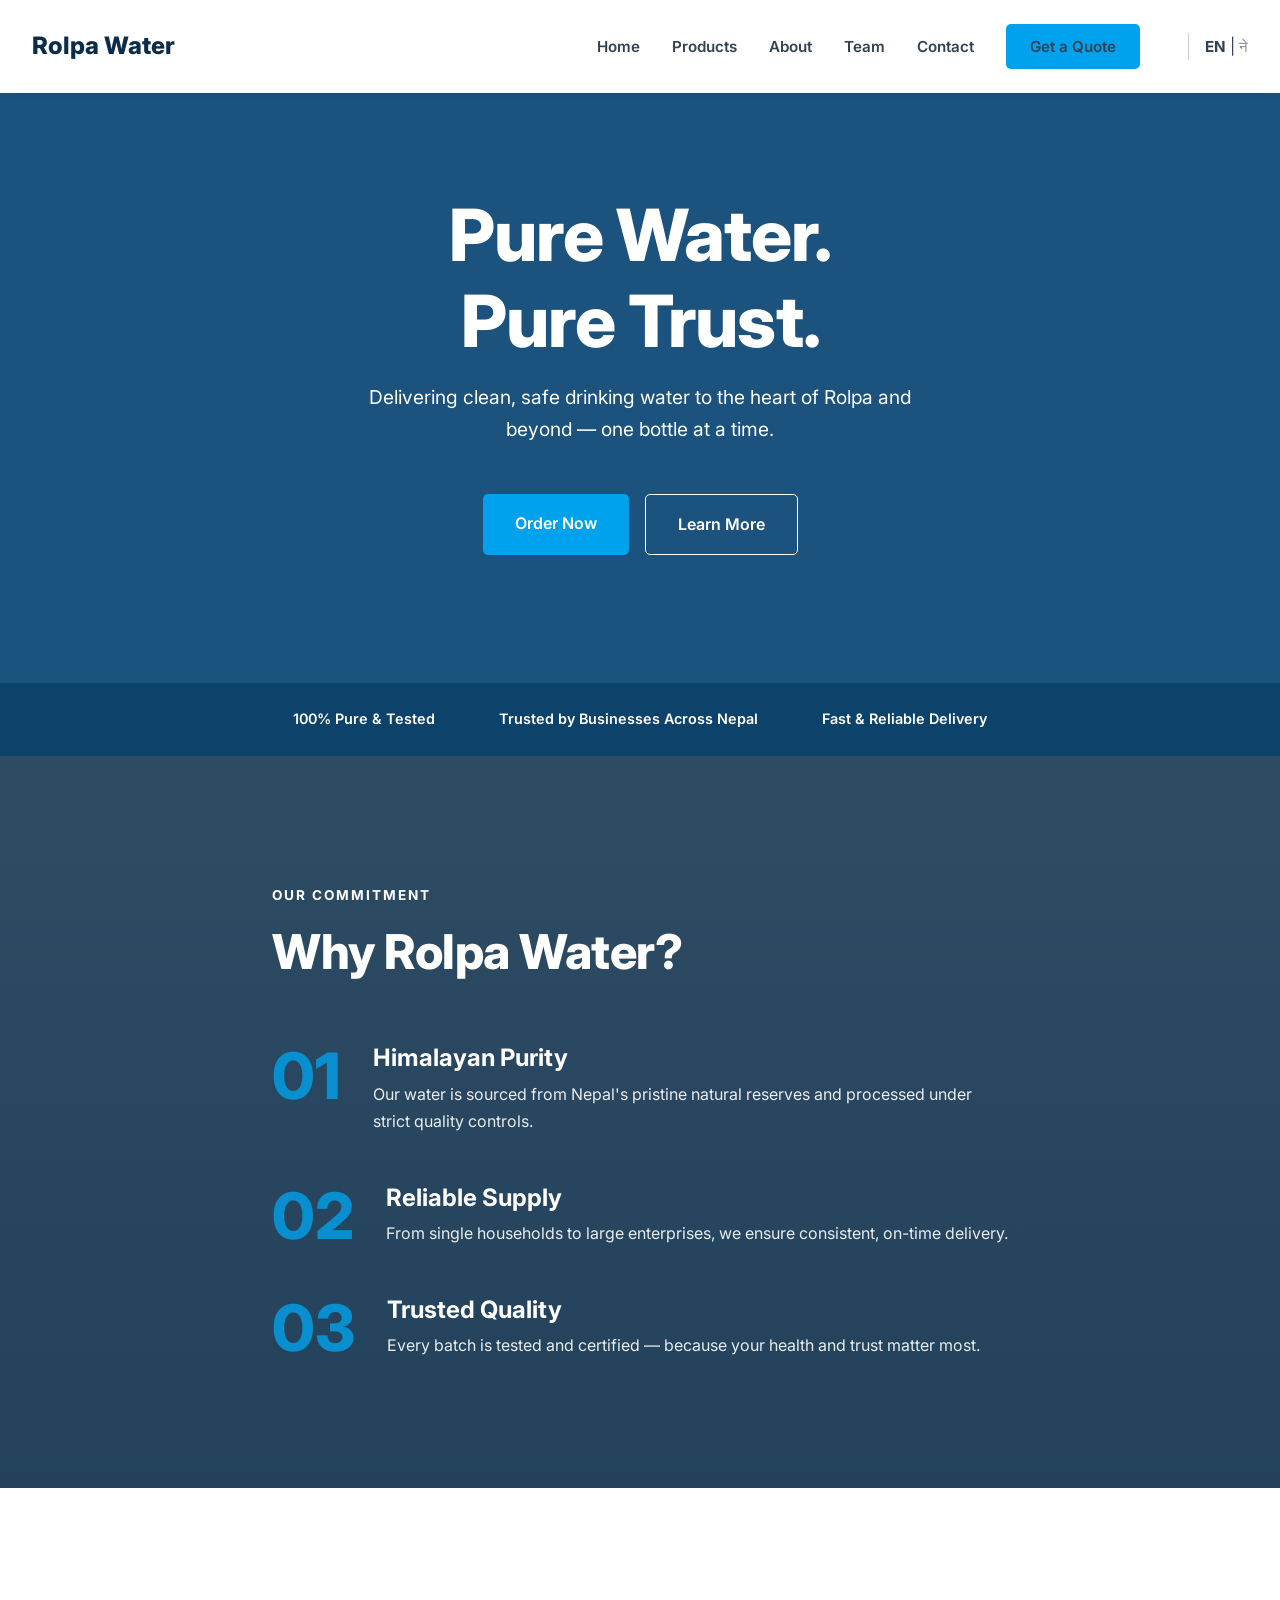
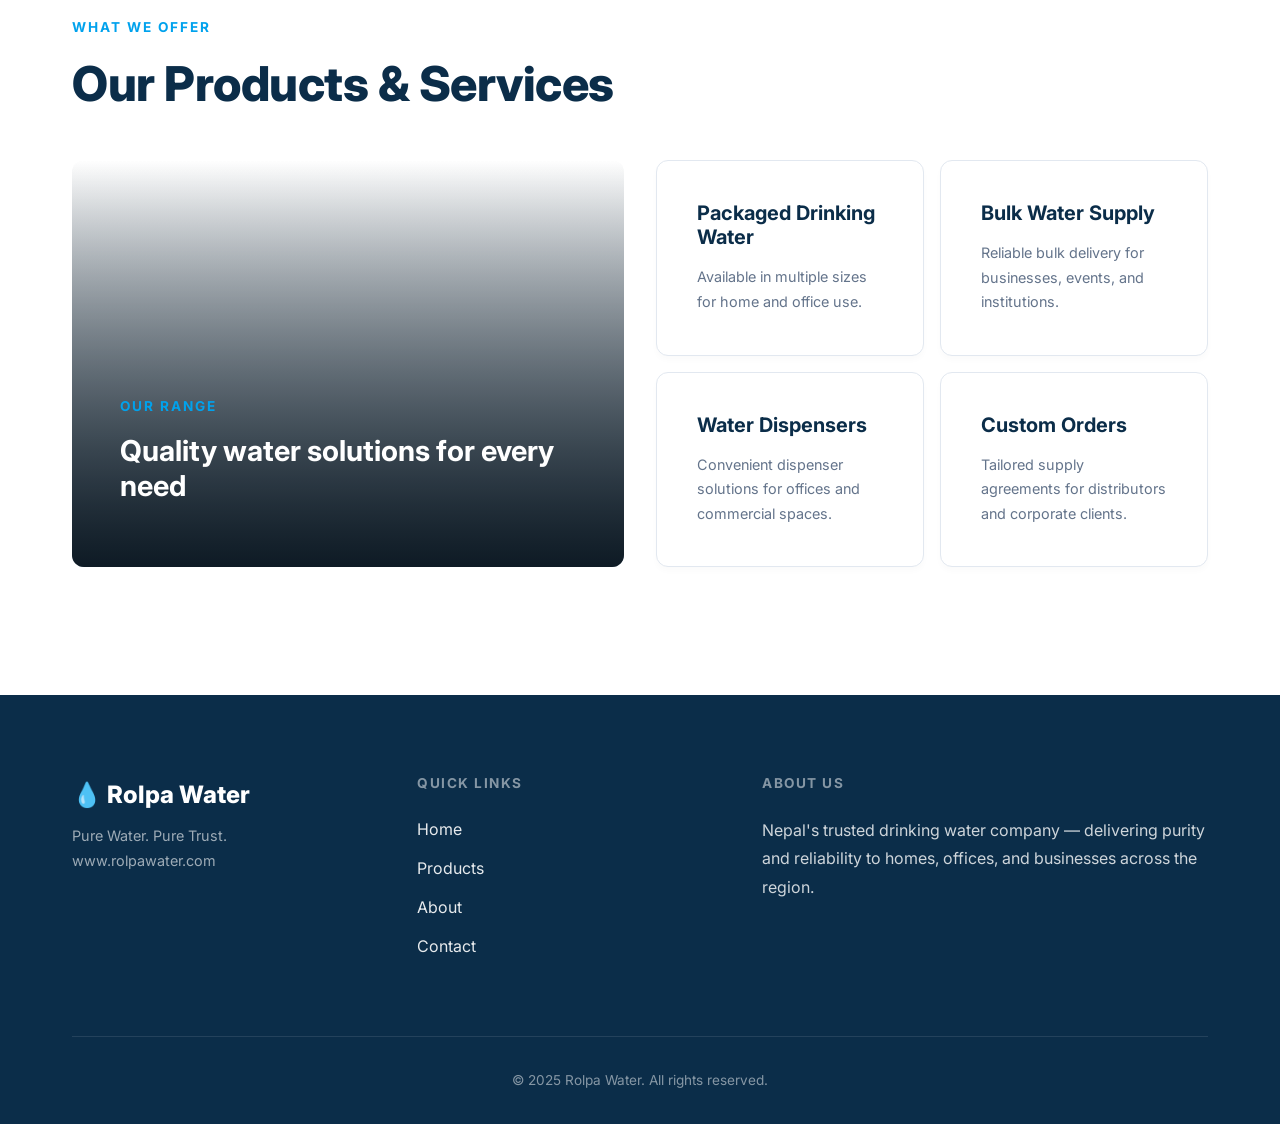
<file: index.html>
<!DOCTYPE html>
<html lang="en">
<head>
    <meta charset="UTF-8">
    <meta name="viewport" content="width=device-width, initial-scale=1.0">
    <title>Rolpa Water | Pure Hydration</title>
    <meta name="description" content="Rolpa Water offers premium, crystal clear bottled water with unparalleled purity.">
    <link rel="stylesheet" href="styles.css">
    <link href="https://fonts.googleapis.com/css2?family=Inter:ital,wght@0,300;0,400;0,600;0,700;0,800;1,400;1,600&display=swap" rel="stylesheet">
</head>
<body>
    <nav class="navbar">
        <div class="logo">Rolpa Water</div>
        <ul class="nav-links">
            <li><a href="index.html" data-i18n="nav_home">Home</a></li>
            <li><a href="products.html" data-i18n="nav_products">Products</a></li>
            <li><a href="about.html" data-i18n="nav_about">About</a></li>
            <li><a href="about.html#team" data-i18n="nav_team">Team</a></li>
            <li><a href="contact.html" data-i18n="nav_contact">Contact</a></li>
            <li><a href="contact.html" class="btn-primary" data-i18n="nav_quote" style="padding: 0.6rem 1.5rem;">Get a Quote</a></li>
            <li class="lang-switch" style="margin-left: 1rem; border-left: 1px solid #ccc; padding-left: 1rem;">
                <a href="#" class="lang-btn" data-lang="en" style="text-decoration: none; color: inherit; font-weight: bold;">EN</a> |
                <a href="#" class="lang-btn" data-lang="ne" style="text-decoration: none; color: inherit; opacity: 0.6;">ने</a>
            </li>
        </ul>
    </nav>

    <!-- Hero Section -->
    <header class="hero-slate">
        <div class="container">
            <h1 class="scroll-animate" data-i18n="hero_title">Pure Water.<br>Pure Trust.</h1>
            <p class="scroll-animate delay-1" data-i18n="hero_sub">Delivering clean, safe drinking water to the heart of Rolpa and beyond — one bottle at a time.</p>
            <div class="hero-actions scroll-animate delay-2">
                <a href="products.html" class="btn-primary" data-i18n="hero_btn_primary">Order Now</a>
                <a href="about.html" class="btn-secondary" data-i18n="hero_btn_secondary">Learn More</a>
            </div>
        </div>
    </header>

    <!-- Trust Banner -->
    <div class="trust-banner">
        <div data-i18n="trust_banner_1">100% Pure & Tested</div>
        <div data-i18n="trust_banner_2">Trusted by Businesses Across Nepal</div>
        <div data-i18n="trust_banner_3">Fast & Reliable Delivery</div>
    </div>

    <!-- Commitment Section ("Why Rolpa Water?") -->
    <section class="section commitment-section">
        <div class="container" style="max-width: 800px; margin: 0 auto;">
            <span class="section-label scroll-animate" data-i18n="commitment_lbl">OUR COMMITMENT</span>
            <h2 class="scroll-animate delay-1" data-i18n="commitment_heading">Why Rolpa Water?</h2>
            
            <div class="feat-list">
                <div class="feat-item scroll-animate">
                    <div class="feat-num" data-i18n="comm_1_num">01</div>
                    <div class="feat-text">
                        <h3 data-i18n="comm_1_ttl">Himalayan Purity</h3>
                        <p data-i18n="comm_1_desc" style="opacity: 0.9;">Our water is sourced from Nepal's pristine natural reserves and processed under strict quality controls.</p>
                    </div>
                </div>
                <div class="feat-item scroll-animate delay-1">
                    <div class="feat-num" data-i18n="comm_2_num">02</div>
                    <div class="feat-text">
                        <h3 data-i18n="comm_2_ttl">Reliable Supply</h3>
                        <p data-i18n="comm_2_desc" style="opacity: 0.9;">From single households to large enterprises, we ensure consistent, on-time delivery.</p>
                    </div>
                </div>
                <div class="feat-item scroll-animate delay-2">
                    <div class="feat-num" data-i18n="comm_3_num">03</div>
                    <div class="feat-text">
                        <h3 data-i18n="comm_3_ttl">Trusted Quality</h3>
                        <p data-i18n="comm_3_desc" style="opacity: 0.9;">Every batch is tested and certified — because your health and trust matter most.</p>
                    </div>
                </div>
            </div>
        </div>
    </section>

    <!-- Products & Services -->
    <section class="section bg-white">
        <div class="container">
            <span class="section-label scroll-animate" data-i18n="products_lbl">WHAT WE OFFER</span>
            <h2 class="scroll-animate delay-1" data-i18n="products_heading">Our Products & Services</h2>
            
            <div class="products-layout">
                <!-- Large Image Box -->
                <div class="product-hero-card scroll-animate" style="background: linear-gradient(to top, rgba(11,45,73,0.9), transparent), url('https://images.unsplash.com/photo-1548839140-29a749e1bc4e?q=80&w=600') center/cover;">
                    <div class="product-hero-content">
                        <span class="section-label" style="color: var(--primary);" data-i18n="prod_left_lbl">OUR RANGE</span>
                        <h3 style="color: white; font-weight: 700; font-size: 1.8rem;" data-i18n="prod_left_ttl">Quality water solutions for every need</h3>
                    </div>
                </div>
                
                <!-- 4 Cards -->
                <div class="product-cards-grid">
                    <div class="prod-card scroll-animate delay-1">
                        <h3 data-i18n="prod_1_ttl">Packaged Drinking Water</h3>
                        <p data-i18n="prod_1_desc">Available in multiple sizes for home and office use.</p>
                    </div>
                    <div class="prod-card scroll-animate delay-2">
                        <h3 data-i18n="prod_2_ttl">Bulk Water Supply</h3>
                        <p data-i18n="prod_2_desc">Reliable bulk delivery for businesses, events, and institutions.</p>
                    </div>
                    <div class="prod-card scroll-animate delay-1">
                        <h3 data-i18n="prod_3_ttl">Water Dispensers</h3>
                        <p data-i18n="prod_3_desc">Convenient dispenser solutions for offices and commercial spaces.</p>
                    </div>
                    <div class="prod-card scroll-animate delay-2">
                        <h3 data-i18n="prod_4_ttl">Custom Orders</h3>
                        <p data-i18n="prod_4_desc">Tailored supply agreements for distributors and corporate clients.</p>
                    </div>
                </div>
            </div>
        </div>
    </section>

    <!-- Advanced Footer -->
    <footer class="footer-dark">
        <div class="container">
            <div class="footer-grid">
                <!-- Col 1 -->
                <div class="footer-col">
                    <div class="footer-logo">💧 Rolpa Water</div>
                    <p class="footer-slogan" data-i18n="footer_slogan">Pure Water. Pure Trust. www.rolpawater.com</p>
                </div>
                <!-- Col 2 -->
                <div class="footer-col">
                    <h4 data-i18n="footer_links_lbl">QUICK LINKS</h4>
                    <ul class="footer-links">
                        <li><a href="index.html" data-i18n="nav_home">Home</a></li>
                        <li><a href="products.html" data-i18n="nav_products">Products</a></li>
                        <li><a href="about.html" data-i18n="nav_about">About</a></li>
                        <li><a href="contact.html" data-i18n="nav_contact">Contact</a></li>
                    </ul>
                </div>
                <!-- Col 3 -->
                <div class="footer-col">
                    <h4 data-i18n="footer_about_lbl">ABOUT US</h4>
                    <p class="footer-about" data-i18n="footer_about_txt">Nepal's trusted drinking water company — delivering purity and reliability to homes, offices, and businesses across the region.</p>
                </div>
            </div>
            <div class="footer-bottom" data-i18n="footer_copy">
                &copy; 2025 Rolpa Water. All rights reserved.
            </div>
        </div>
    </footer>

    <script src="script.js"></script>
</body>
</html>
</file>
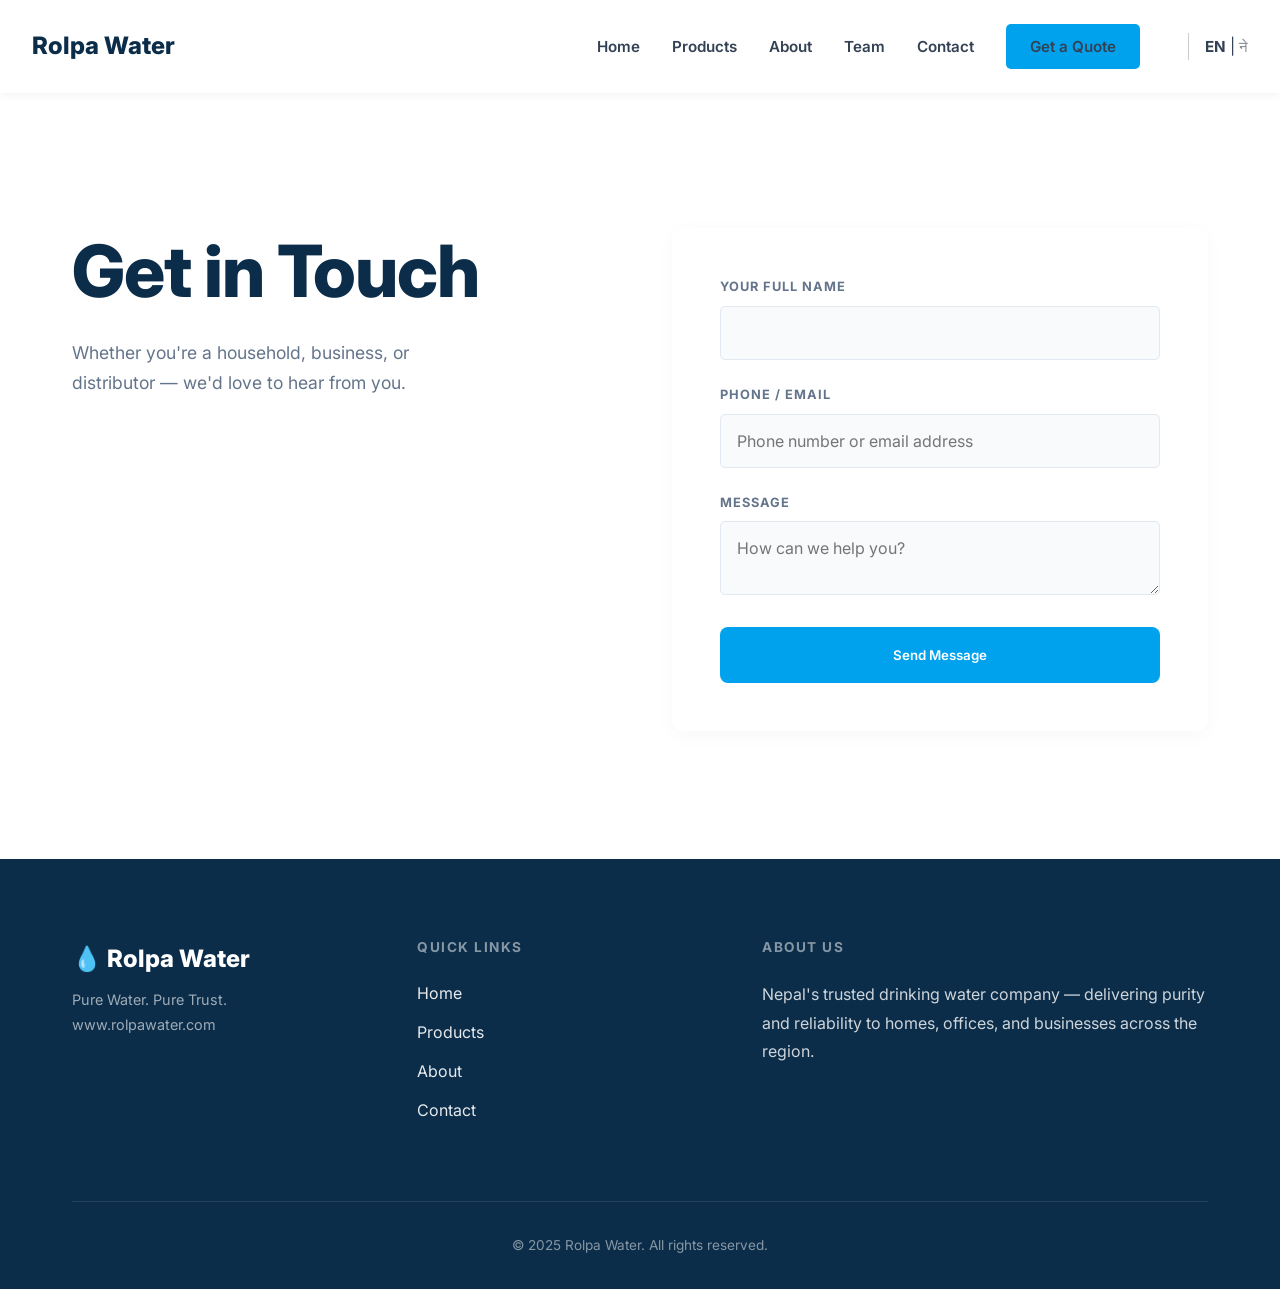
<file: contact.html>
<!DOCTYPE html>
<html lang="en">
<head>
    <meta charset="UTF-8">
    <meta name="viewport" content="width=device-width, initial-scale=1.0">
    <title>Contact Us | Rolpa Water</title>
    <link rel="stylesheet" href="styles.css">
    <link href="https://fonts.googleapis.com/css2?family=Inter:ital,wght@0,300;0,400;0,600;0,700;0,800;1,400;1,600&display=swap" rel="stylesheet">
</head>
<body class="bg-white">
    <nav class="navbar scrolled">
        <div class="logo">Rolpa Water</div>
        <ul class="nav-links">
            <li><a href="index.html" data-i18n="nav_home">Home</a></li>
            <li><a href="products.html" data-i18n="nav_products">Products</a></li>
            <li><a href="about.html" data-i18n="nav_about">About</a></li>
            <li><a href="about.html#team" data-i18n="nav_team">Team</a></li>
            <li><a href="contact.html" data-i18n="nav_contact">Contact</a></li>
            <li><a href="contact.html" class="btn-primary" data-i18n="nav_quote" style="padding: 0.6rem 1.5rem;">Get a Quote</a></li>
            <li class="lang-switch" style="margin-left: 1rem; border-left: 1px solid #ccc; padding-left: 1rem;">
                <a href="#" class="lang-btn" data-lang="en" style="text-decoration: none; color: inherit; font-weight: bold;">EN</a> |
                <a href="#" class="lang-btn" data-lang="ne" style="text-decoration: none; color: inherit; opacity: 0.6;">ने</a>
            </li>
        </ul>
    </nav>
    <div style="height: 100px;"></div>

    <section class="section">
        <div class="container">
            <div class="contact-grid">
                <div class="contact-text scroll-animate">
                    <h1 data-i18n="contact_heading" style="margin-bottom: 1.5rem;">Get in Touch</h1>
                    <p style="font-size: 1.1rem; color: var(--text-muted); max-width: 400px;" data-i18n="contact_sub">Whether you're a household, business, or distributor — we'd love to hear from you.</p>
                </div>
                
                <div class="contact-form scroll-animate delay-1">
                    <form action="https://formspree.io/f/MAYBE_REPLACE_ME_LATER" method="POST" id="contactForm">
                        <div class="form-group">
                            <label for="name" data-i18n="form_lbl_name">Your full name</label>
                            <input type="text" id="name" name="name" required>
                        </div>
                        <div class="form-group">
                            <label for="email_phone" data-i18n="form_lbl_phone">PHONE / EMAIL</label>
                            <!-- Note: data-i18n replaces innerHTML, so for placeholders we handles it via JS or simple text, but since we use span for translation, let's restructure slightly to support translation inside attributes if needed, BUT for simplicity we keep it standard and text translations near labels -->
                            <input type="text" id="email_phone" name="_replyto" placeholder="Phone number or email address" required>
                            <!-- The placeholder is not strictly translated automatically by our script unless we add special support. For now, the label provides clear enough guidance in Nepali -->
                        </div>
                        <div class="form-group">
                            <label for="message" data-i18n="form_lbl_msg">MESSAGE</label>
                            <textarea id="message" name="message" placeholder="How can we help you?" lines="5" required></textarea>
                        </div>
                        <button type="submit" class="btn-primary w-100" style="width: 100%; border-radius: 8px; padding: 1.25rem;" data-i18n="form_btn">Send Message</button>
                    </form>
                </div>
            </div>
        </div>
    </section>

    <!-- Advanced Footer -->
    <footer class="footer-dark">
        <div class="container">
            <div class="footer-grid">
                <!-- Col 1 -->
                <div class="footer-col">
                    <div class="footer-logo">💧 Rolpa Water</div>
                    <p class="footer-slogan" data-i18n="footer_slogan">Pure Water. Pure Trust. www.rolpawater.com</p>
                </div>
                <!-- Col 2 -->
                <div class="footer-col">
                    <h4 data-i18n="footer_links_lbl">QUICK LINKS</h4>
                    <ul class="footer-links">
                        <li><a href="index.html" data-i18n="nav_home">Home</a></li>
                        <li><a href="products.html" data-i18n="nav_products">Products</a></li>
                        <li><a href="about.html" data-i18n="nav_about">About</a></li>
                        <li><a href="contact.html" data-i18n="nav_contact">Contact</a></li>
                    </ul>
                </div>
                <!-- Col 3 -->
                <div class="footer-col">
                    <h4 data-i18n="footer_about_lbl">ABOUT US</h4>
                    <p class="footer-about" data-i18n="footer_about_txt">Nepal's trusted drinking water company — delivering purity and reliability to homes, offices, and businesses across the region.</p>
                </div>
            </div>
            <div class="footer-bottom" data-i18n="footer_copy">
                &copy; 2025 Rolpa Water. All rights reserved.
            </div>
        </div>
    </footer>

    <script src="script.js"></script>
</body>
</html>
</file>
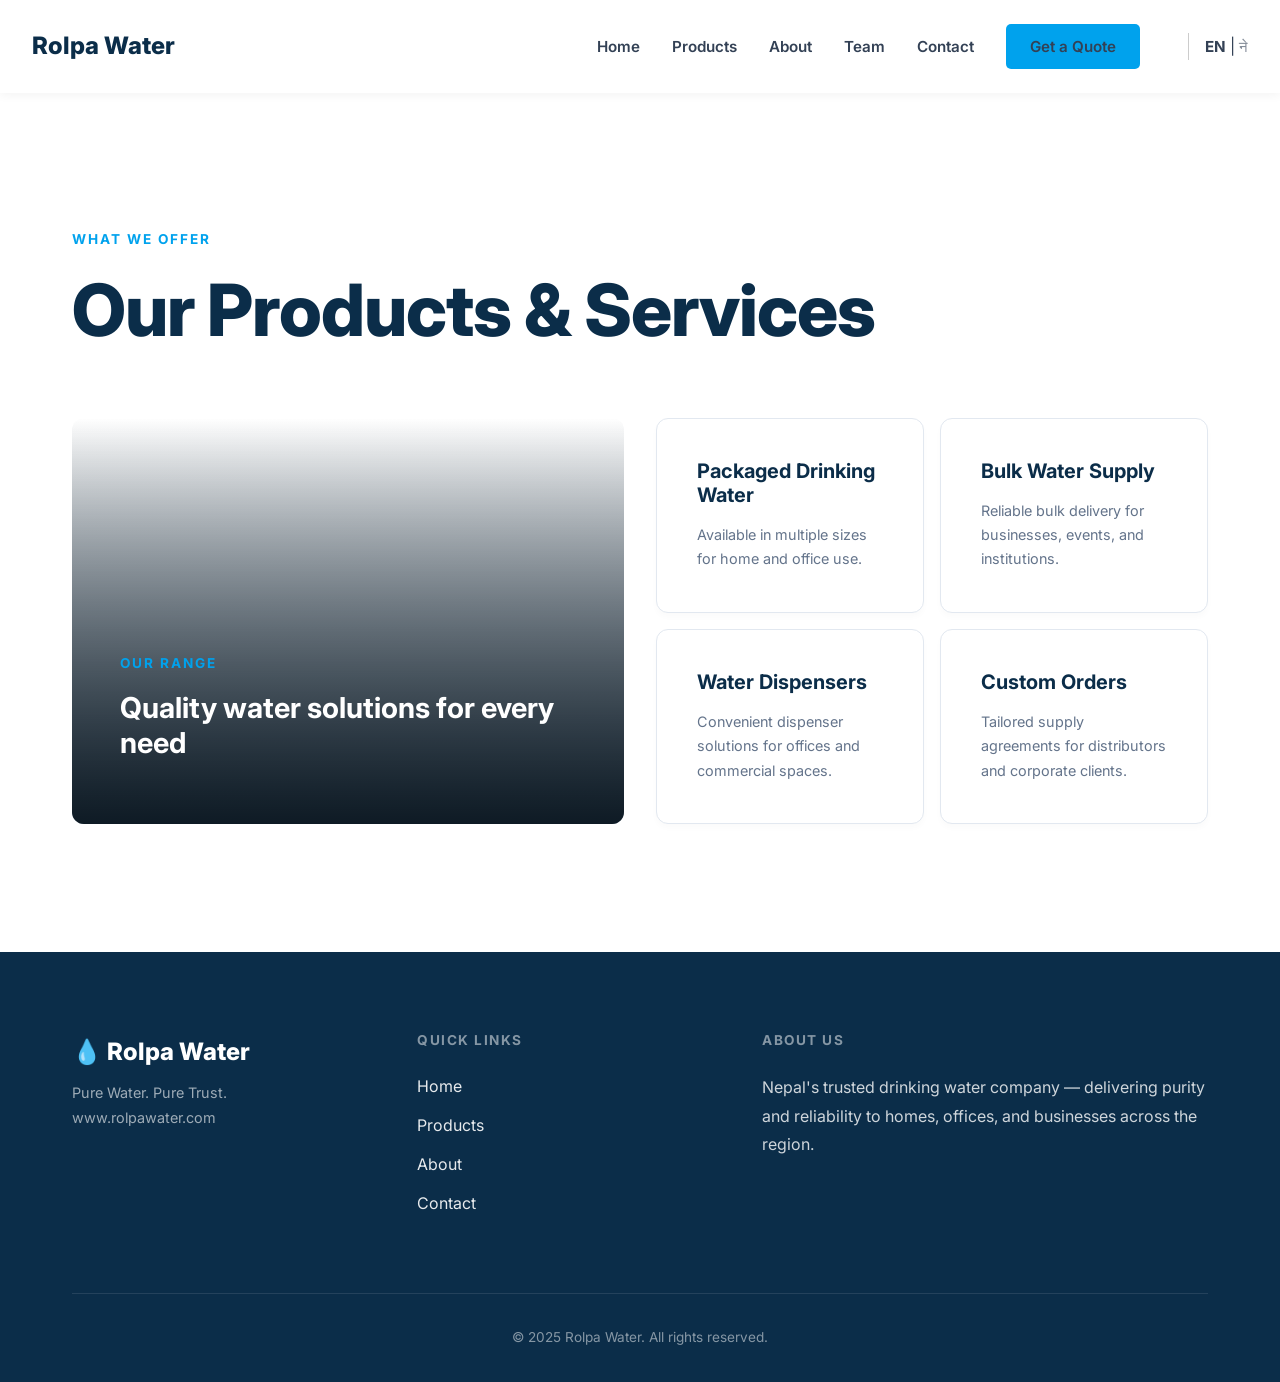
<file: products.html>
<!DOCTYPE html>
<html lang="en">
<head>
    <meta charset="UTF-8">
    <meta name="viewport" content="width=device-width, initial-scale=1.0">
    <title>Products & Services | Rolpa Water</title>
    <link rel="stylesheet" href="styles.css">
    <link href="https://fonts.googleapis.com/css2?family=Inter:ital,wght@0,300;0,400;0,600;0,700;0,800;1,400;1,600&display=swap" rel="stylesheet">
</head>
<body class="bg-white">
    <nav class="navbar scrolled">
        <div class="logo">Rolpa Water</div>
        <ul class="nav-links">
            <li><a href="index.html" data-i18n="nav_home">Home</a></li>
            <li><a href="products.html" data-i18n="nav_products">Products</a></li>
            <li><a href="about.html" data-i18n="nav_about">About</a></li>
            <li><a href="about.html#team" data-i18n="nav_team">Team</a></li>
            <li><a href="contact.html" data-i18n="nav_contact">Contact</a></li>
            <li><a href="contact.html" class="btn-primary" data-i18n="nav_quote" style="padding: 0.6rem 1.5rem;">Get a Quote</a></li>
            <li class="lang-switch" style="margin-left: 1rem; border-left: 1px solid #ccc; padding-left: 1rem;">
                <a href="#" class="lang-btn" data-lang="en" style="text-decoration: none; color: inherit; font-weight: bold;">EN</a> |
                <a href="#" class="lang-btn" data-lang="ne" style="text-decoration: none; color: inherit; opacity: 0.6;">ने</a>
            </li>
        </ul>
    </nav>
    <div style="height: 100px;"></div>

    <!-- Products & Services Full -->
    <section class="section">
        <div class="container">
            <span class="section-label scroll-animate" data-i18n="products_lbl">WHAT WE OFFER</span>
            <h1 class="scroll-animate delay-1" data-i18n="products_heading" style="margin-bottom: 4rem;">Our Products & Services</h1>
            
            <div class="products-layout">
                <!-- Large Image Box -->
                <div class="product-hero-card scroll-animate" style="background: linear-gradient(to top, rgba(11,45,73,0.9), transparent), url('https://images.unsplash.com/photo-1548839140-29a749e1bc4e?q=80&w=600') center/cover;">
                    <div class="product-hero-content">
                        <span class="section-label" style="color: var(--primary);" data-i18n="prod_left_lbl">OUR RANGE</span>
                        <h3 style="color: white; font-weight: 700; font-size: 1.8rem;" data-i18n="prod_left_ttl">Quality water solutions for every need</h3>
                    </div>
                </div>
                
                <!-- 4 Cards -->
                <div class="product-cards-grid">
                    <div class="prod-card scroll-animate delay-1">
                        <h3 data-i18n="prod_1_ttl">Packaged Drinking Water</h3>
                        <p data-i18n="prod_1_desc">Available in multiple sizes for home and office use.</p>
                    </div>
                    <div class="prod-card scroll-animate delay-2">
                        <h3 data-i18n="prod_2_ttl">Bulk Water Supply</h3>
                        <p data-i18n="prod_2_desc">Reliable bulk delivery for businesses, events, and institutions.</p>
                    </div>
                    <div class="prod-card scroll-animate delay-1">
                        <h3 data-i18n="prod_3_ttl">Water Dispensers</h3>
                        <p data-i18n="prod_3_desc">Convenient dispenser solutions for offices and commercial spaces.</p>
                    </div>
                    <div class="prod-card scroll-animate delay-2">
                        <h3 data-i18n="prod_4_ttl">Custom Orders</h3>
                        <p data-i18n="prod_4_desc">Tailored supply agreements for distributors and corporate clients.</p>
                    </div>
                </div>
            </div>
        </div>
    </section>

    <!-- Advanced Footer -->
    <footer class="footer-dark">
        <div class="container">
            <div class="footer-grid">
                <!-- Col 1 -->
                <div class="footer-col">
                    <div class="footer-logo">💧 Rolpa Water</div>
                    <p class="footer-slogan" data-i18n="footer_slogan">Pure Water. Pure Trust. www.rolpawater.com</p>
                </div>
                <!-- Col 2 -->
                <div class="footer-col">
                    <h4 data-i18n="footer_links_lbl">QUICK LINKS</h4>
                    <ul class="footer-links">
                        <li><a href="index.html" data-i18n="nav_home">Home</a></li>
                        <li><a href="products.html" data-i18n="nav_products">Products</a></li>
                        <li><a href="about.html" data-i18n="nav_about">About</a></li>
                        <li><a href="contact.html" data-i18n="nav_contact">Contact</a></li>
                    </ul>
                </div>
                <!-- Col 3 -->
                <div class="footer-col">
                    <h4 data-i18n="footer_about_lbl">ABOUT US</h4>
                    <p class="footer-about" data-i18n="footer_about_txt">Nepal's trusted drinking water company — delivering purity and reliability to homes, offices, and businesses across the region.</p>
                </div>
            </div>
            <div class="footer-bottom" data-i18n="footer_copy">
                &copy; 2025 Rolpa Water. All rights reserved.
            </div>
        </div>
    </footer>

    <script src="script.js"></script>
</body>
</html>
</file>
<file: styles.css>
/* =========================================
   ROLPA WATER CORPORATE - Premium Redesign
   ========================================= */

:root {
    --primary: #00a2ed; /* Bright blue for accents/buttons */
    --slate: #1c527e; /* Medium Slate blue for backgrounds */
    --dark: #0b2d49; /* Deep navy for footers */
    --light-bg: #f8fafc;
    --text-main: #334155;
    --text-muted: #64748b;
    --white: #ffffff;
    --border: #e2e8f0;
}

* {
    margin: 0;
    padding: 0;
    box-sizing: border-box;
    font-family: 'Inter', sans-serif;
}

body {
    background-color: var(--light-bg);
    color: var(--text-main);
    line-height: 1.7;
    overflow-x: hidden;
}

.container {
    max-width: 1200px;
    margin: 0 auto;
    padding: 0 2rem;
}

/* --- Typography --- */
h1, h2, h3, h4 {
    color: var(--dark);
    line-height: 1.2;
    margin-bottom: 1rem;
}

h1 { font-size: 4.5rem; font-weight: 800; letter-spacing: -1px; }
h2 { font-size: 3rem; font-weight: 800; letter-spacing: -0.5px; }
h3 { font-size: 1.5rem; font-weight: 700; }

.section-label {
    color: var(--primary);
    font-weight: 700;
    font-size: 0.85rem;
    text-transform: uppercase;
    letter-spacing: 2px;
    margin-bottom: 1rem;
    display: block;
}

/* --- Buttons --- */
.btn-primary {
    display: inline-block;
    padding: 1rem 2rem;
    background-color: var(--primary);
    color: var(--white);
    text-decoration: none;
    border-radius: 5px;
    font-weight: 600;
    border: none;
    cursor: pointer;
    transition: background 0.3s ease;
}
.btn-primary:hover {
    background-color: #0081be;
}
.btn-secondary {
    display: inline-block;
    padding: 1rem 2rem;
    background-color: transparent;
    color: var(--white);
    text-decoration: none;
    border-radius: 5px;
    font-weight: 600;
    border: 1px solid var(--white);
    transition: all 0.3s ease;
}
.btn-secondary:hover {
    background-color: rgba(255,255,255,0.1);
}

/* --- Navbar --- */
.navbar {
    position: fixed;
    top: 0;
    width: 100%;
    padding: 1.5rem 2rem;
    display: flex;
    justify-content: space-between;
    align-items: center;
    background: var(--white);
    z-index: 1000;
    box-shadow: 0 2px 10px rgba(0,0,0,0.05);
}
.logo {
    font-size: 1.5rem;
    font-weight: 800;
    color: var(--dark);
}
.nav-links {
    list-style: none;
    display: flex;
    gap: 2rem;
    align-items: center;
}
.nav-links a {
    text-decoration: none;
    color: var(--text-main);
    font-weight: 600;
    font-size: 0.95rem;
    transition: color 0.3s ease;
}
.nav-links a:hover {
    color: var(--primary);
}
.nav-links .btn-quote {
    background: var(--primary);
    color: white;
    padding: 0.6rem 1.5rem;
    border-radius: 4px;
}

/* --- Hero Section --- */
.hero-slate {
    background-color: var(--slate);
    color: var(--white);
    padding: 12rem 2rem 8rem;
    text-align: center;
}
.hero-slate h1 {
    color: var(--white);
}
.hero-slate p {
    font-size: 1.2rem;
    max-width: 600px;
    margin: 0 auto 3rem auto;
    opacity: 0.9;
}
.hero-actions {
    display: flex;
    gap: 1rem;
    justify-content: center;
}

/* --- Trust Banner --- */
.trust-banner {
    background-color: #0d426a; /* slightly darker slate */
    color: white;
    display: flex;
    justify-content: center;
    gap: 4rem;
    padding: 1.5rem 2rem;
    font-weight: 600;
    font-size: 0.9rem;
}

/* --- Section Spacing --- */
.section {
    padding: 8rem 0;
}
.bg-white { background: var(--white); }

/* --- Complex Grids --- */
/* Products Grid */
.products-layout {
    display: grid;
    grid-template-columns: 1fr 1fr;
    gap: 2rem;
    margin-top: 3rem;
}
.product-hero-card {
    background-color: var(--slate);
    color: white;
    border-radius: 12px;
    padding: 3rem;
    display: flex;
    flex-direction: column;
    justify-content: flex-end;
    min-height: 400px;
    position: relative;
    overflow: hidden;
}
.product-hero-card::before {
    content: '';
    position: absolute;
    top:0; left:0; right:0; bottom:0;
    background: linear-gradient(to top, rgba(0,0,0,0.6), transparent);
}
.product-hero-content {
    position: relative;
    z-index: 1;
}
.product-cards-grid {
    display: grid;
    grid-template-columns: 1fr 1fr;
    gap: 1rem;
}
.prod-card {
    background: var(--white);
    border: 1px solid var(--border);
    border-radius: 12px;
    padding: 2.5rem;
    box-shadow: 0 4px 6px rgba(0,0,0,0.02);
}
.prod-card h3 {
    color: var(--dark);
    font-size: 1.25rem;
}
.prod-card p {
    font-size: 0.9rem;
    color: var(--text-muted);
}

/* Vision Grid */
.vision-layout {
    display: grid;
    grid-template-columns: 1fr 1fr;
    gap: 5rem;
    align-items: center;
}
.vision-image {
    background: var(--light-bg);
    border-radius: 20px;
    padding: 2rem;
    display: flex;
    justify-content: center;
    align-items: center;
    border: 1px solid var(--border);
}
.vision-content p {
    margin-bottom: 1.5rem;
    font-size: 1.1rem;
}
.nepali-block {
    background: #f0f7fb;
    border-left: 4px solid var(--primary);
    padding: 2rem;
    border-radius: 0 10px 10px 0;
    margin-top: 2rem;
}

/* Mission / Coming Soon Box */
.mission-box {
    background-color: var(--slate);
    color: white;
    border-radius: 15px;
    padding: 4rem;
    margin-top: 4rem;
}
.mission-heading {
    color: white;
    font-size: 2.5rem;
    margin-bottom: 2rem;
}
.mission-dates-grid {
    display: grid;
    grid-template-columns: 1fr 1fr;
    gap: 2rem;
    margin: 3rem 0;
}
.date-card {
    background: rgba(255,255,255,0.1);
    padding: 2rem;
    border-radius: 8px;
    border: 1px solid rgba(255,255,255,0.2);
}
.date-card .lbl {
    font-size: 0.75rem;
    text-transform: uppercase;
    letter-spacing: 1px;
    opacity: 0.8;
}
.date-card .val {
    font-size: 1.75rem;
    font-weight: 800;
    margin-top: 0.5rem;
}

/* Why Rolpa (Mountain) Background Section */
.commitment-section {
    background: linear-gradient(rgba(11, 45, 73, 0.85), rgba(11, 45, 73, 0.9)), url('https://images.unsplash.com/photo-1544735716-392fe2489ffa?q=80&w=2000') center/cover;
    color: white;
}
.commitment-section h2, .commitment-section .section-label {
    color: white;
}
.feat-list {
    display: flex;
    flex-direction: column;
    gap: 3rem;
    margin-top: 4rem;
}
.feat-item {
    display: flex;
    gap: 2rem;
    align-items: flex-start;
}
.feat-num {
    font-size: 4rem;
    font-weight: 800;
    color: var(--primary);
    line-height: 1;
    opacity: 0.8;
}
.feat-text h3 {
    color: white;
    margin-bottom: 0.5rem;
}

/* Team Section (Zig-Zag) */
.team-list {
    display: flex;
    flex-direction: column;
    gap: 4rem;
    margin-top: 5rem;
}
.team-member {
    display: flex;
    align-items: center;
    gap: 5rem;
    background: var(--white);
    padding: 4rem;
    border-radius: 20px;
    box-shadow: 0 10px 30px rgba(0,0,0,0.03);
}
.team-member:nth-child(even) {
    flex-direction: row-reverse;
}
.team-quote-box {
    flex: 1;
}
.quote-icon {
    font-size: 4rem;
    color: var(--primary);
    line-height: 1;
    margin-bottom: 1rem;
}
.team-quote {
    font-size: 1.25rem;
    font-style: italic;
    color: var(--text-main);
    margin-bottom: 2rem;
    line-height: 1.8;
}
.team-info h4 {
    margin-bottom: 0.2rem;
    font-size: 1.2rem;
}
.team-role {
    font-size: 0.8rem;
    font-weight: 700;
    color: var(--primary);
    text-transform: uppercase;
    letter-spacing: 1px;
}
.team-photo-wrapper {
    flex: 0 0 300px;
}
.team-photo {
    width: 100%;
    aspect-ratio: 3/4;
    object-fit: cover;
    border-radius: 10px;
    border: 3px solid var(--primary);
    padding: 8px;
    background: var(--white);
}

/* Contact Section */
.contact-grid {
    display: grid;
    grid-template-columns: 1fr 1fr;
    gap: 4rem;
}
.contact-form {
    background: var(--white);
    padding: 3rem;
    border-radius: 12px;
    box-shadow: 0 5px 20px rgba(0,0,0,0.03);
}
.form-group {
    margin-bottom: 1.5rem;
}
.form-group label {
    display: block;
    font-size: 0.8rem;
    font-weight: 700;
    text-transform: uppercase;
    letter-spacing: 1px;
    margin-bottom: 0.5rem;
    color: var(--text-muted);
}
.form-group input, .form-group textarea {
    width: 100%;
    padding: 1rem;
    border: 1px solid var(--border);
    border-radius: 5px;
    font-family: inherit;
    font-size: 1rem;
    background: var(--light-bg);
}

/* Footer Section */
.footer-dark {
    background-color: var(--dark);
    color: white;
    padding: 5rem 0 2rem;
}
.footer-grid {
    display: grid;
    grid-template-columns: 1fr 1fr 1.5fr;
    gap: 3rem;
    margin-bottom: 4rem;
}
.footer-logo {
    font-size: 1.5rem;
    font-weight: 800;
    margin-bottom: 0.5rem;
    color: white;
}
.footer-slogan {
    color: rgba(255,255,255,0.6);
    font-size: 0.9rem;
}
.footer-col h4 {
    font-size: 0.85rem;
    text-transform: uppercase;
    letter-spacing: 1.5px;
    color: rgba(255,255,255,0.5);
    margin-bottom: 1.5rem;
}
.footer-links {
    list-style: none;
}
.footer-links li {
    margin-bottom: 0.75rem;
}
.footer-links a {
    color: rgba(255,255,255,0.9);
    text-decoration: none;
    transition: color 0.3s;
}
.footer-links a:hover {
    color: var(--primary);
}
.footer-about {
    color: rgba(255,255,255,0.8);
    line-height: 1.8;
}
.footer-bottom {
    text-align: center;
    padding-top: 2rem;
    border-top: 1px solid rgba(255,255,255,0.1);
    color: rgba(255,255,255,0.5);
    font-size: 0.85rem;
}

/* Utilities */
.text-center { text-align: center; }
.scroll-animate { opacity: 0; transform: translateY(20px); transition: 0.6s ease-out; }
.scroll-animate.visible { opacity: 1; transform: translateY(0); }
.delay-1 { transition-delay: 0.1s; }
.delay-2 { transition-delay: 0.2s; }

/* Responsive adjustments */
@media (max-width: 900px) {
    .products-layout, .vision-layout, .mission-dates-grid, .contact-grid, .footer-grid {
        grid-template-columns: 1fr;
    }
    .trust-banner { flex-direction: column; gap: 1rem; text-align: center; }
    h1 { font-size: 3rem; }
    .team-member { flex-direction: column !important; text-align: center; gap: 2rem; }
}
</file>
